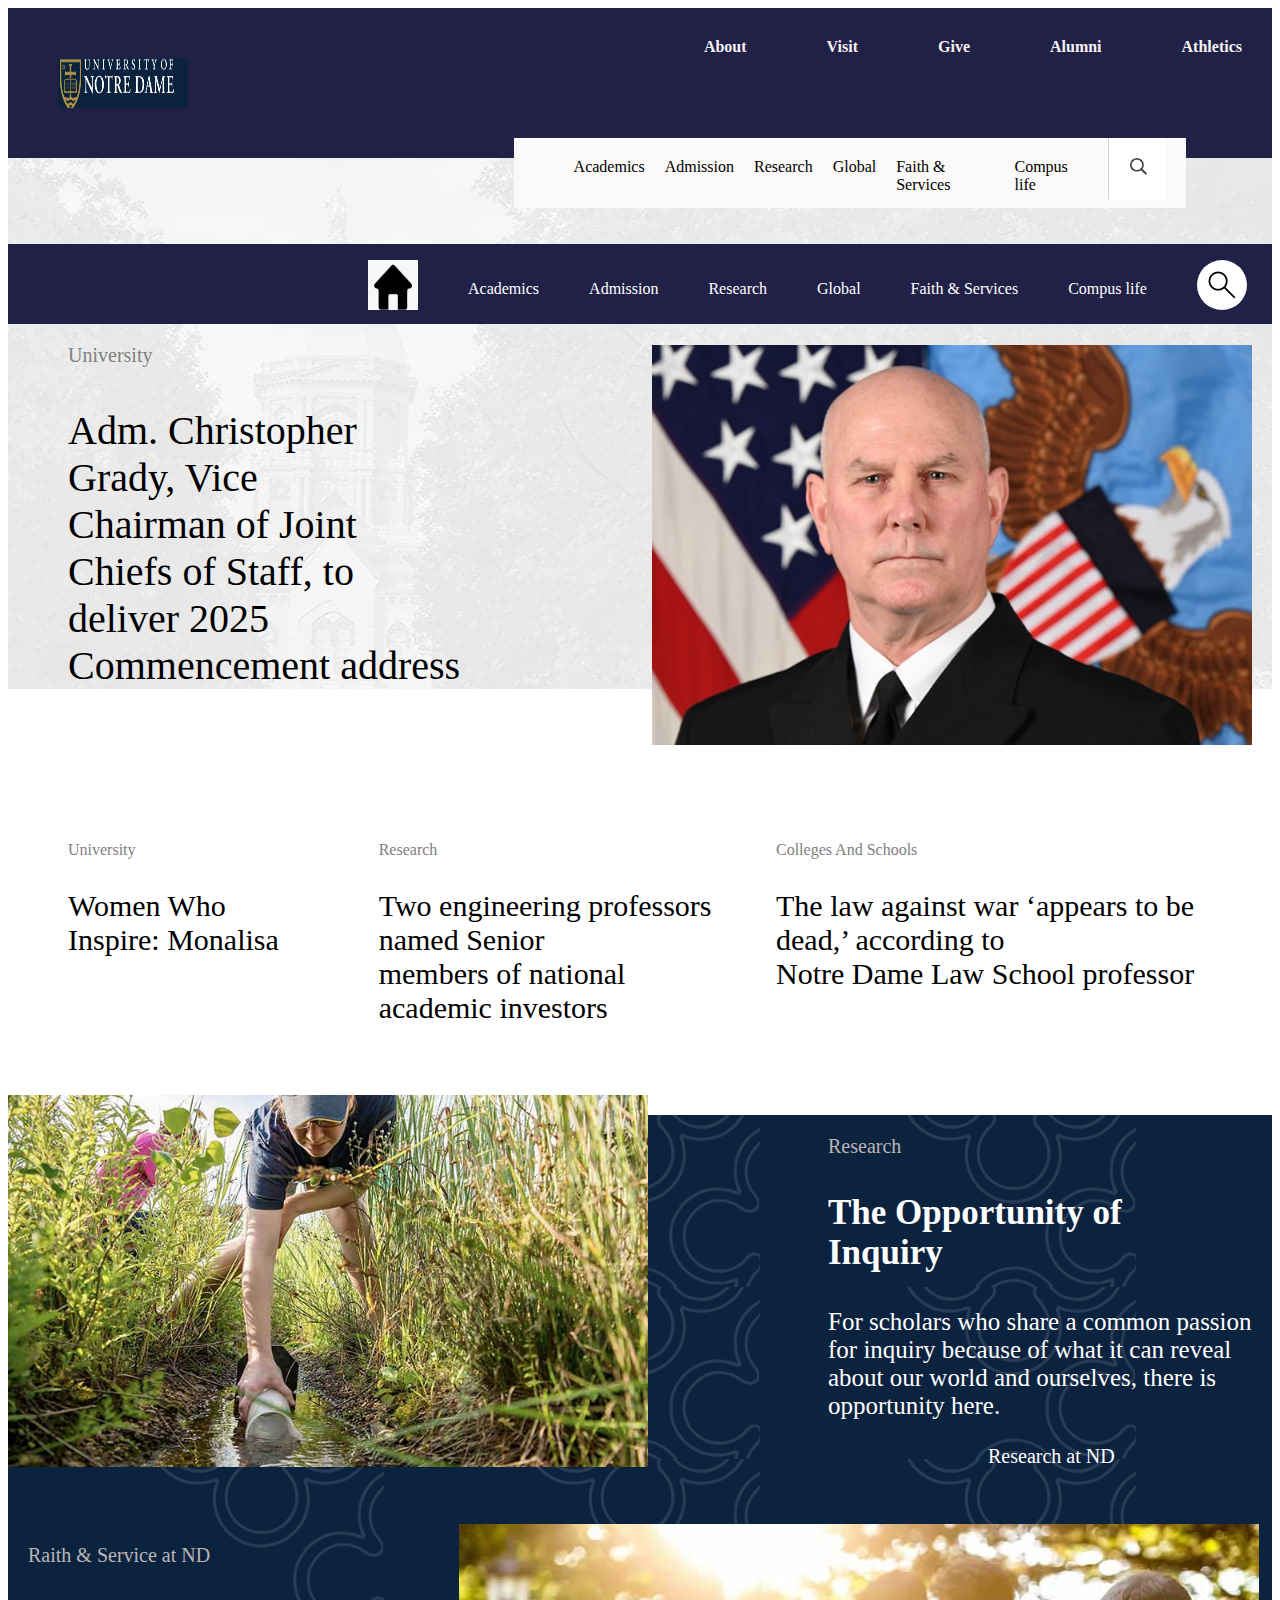
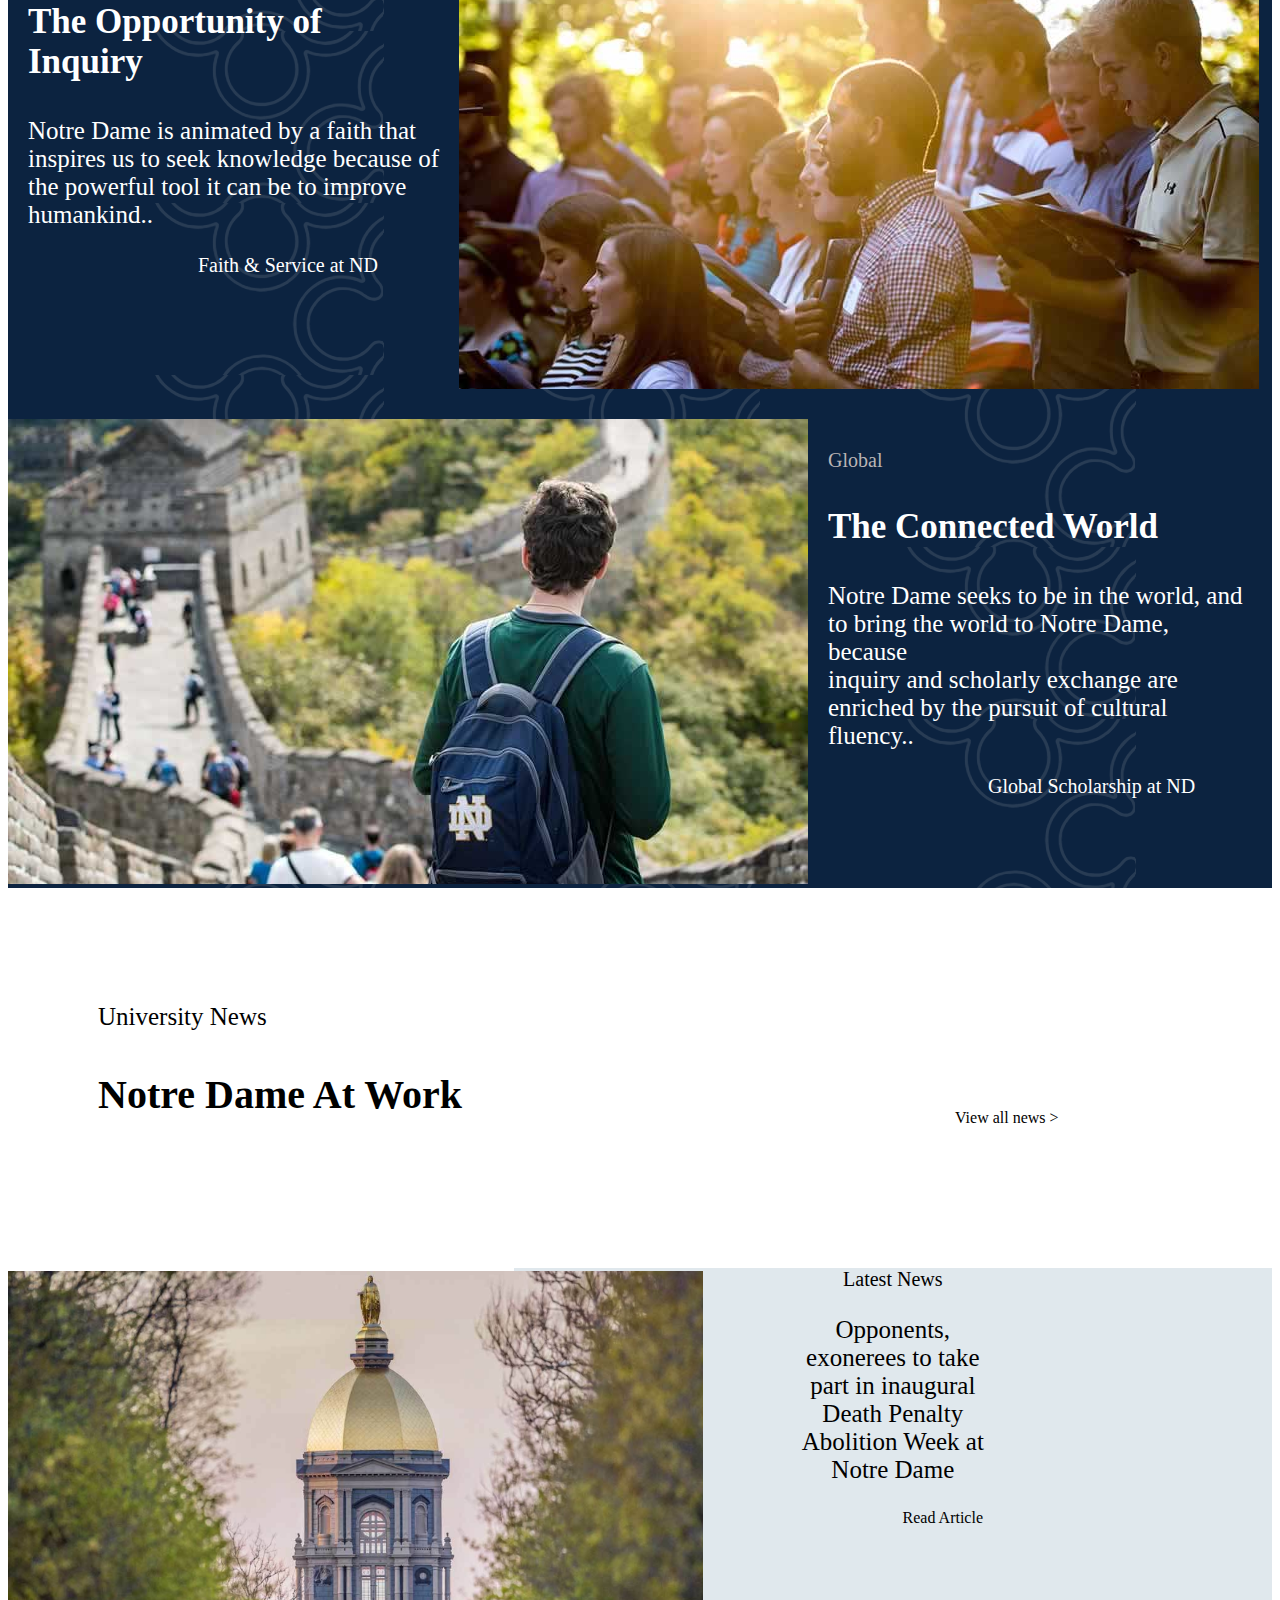
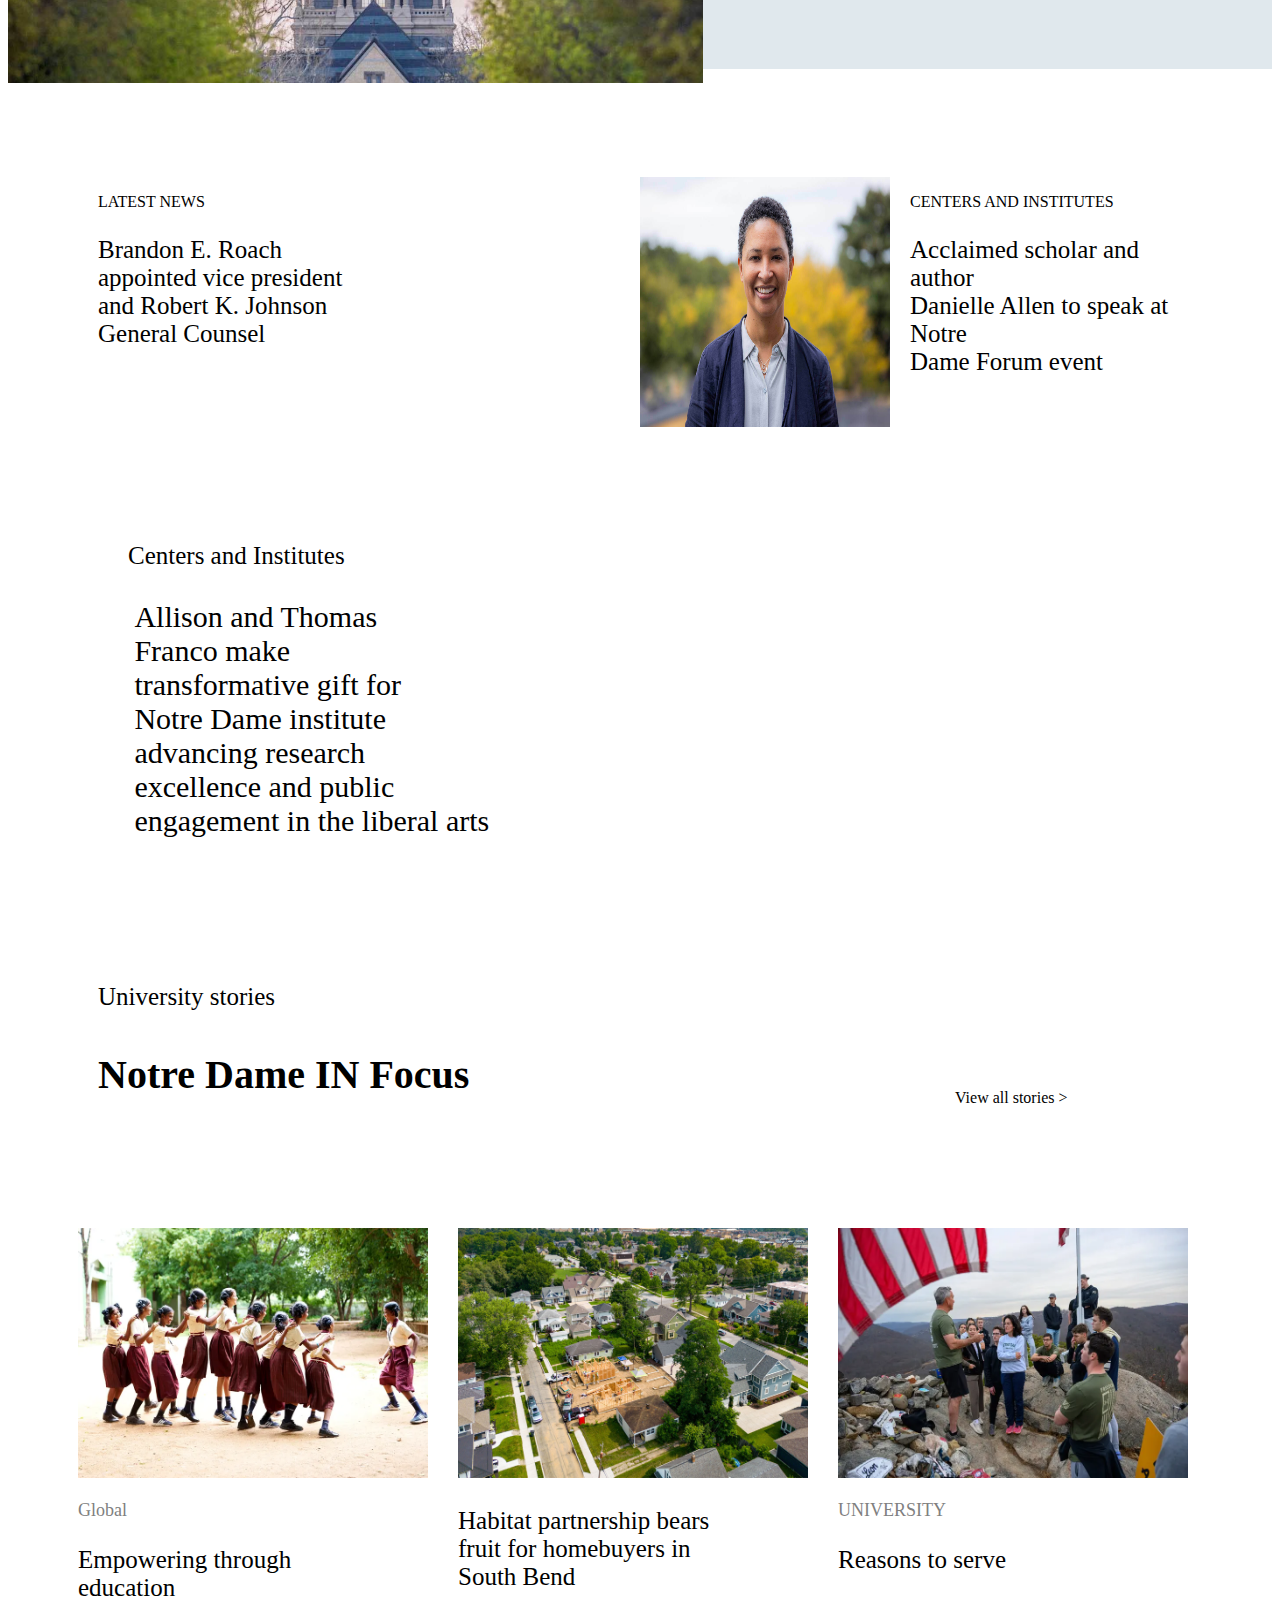
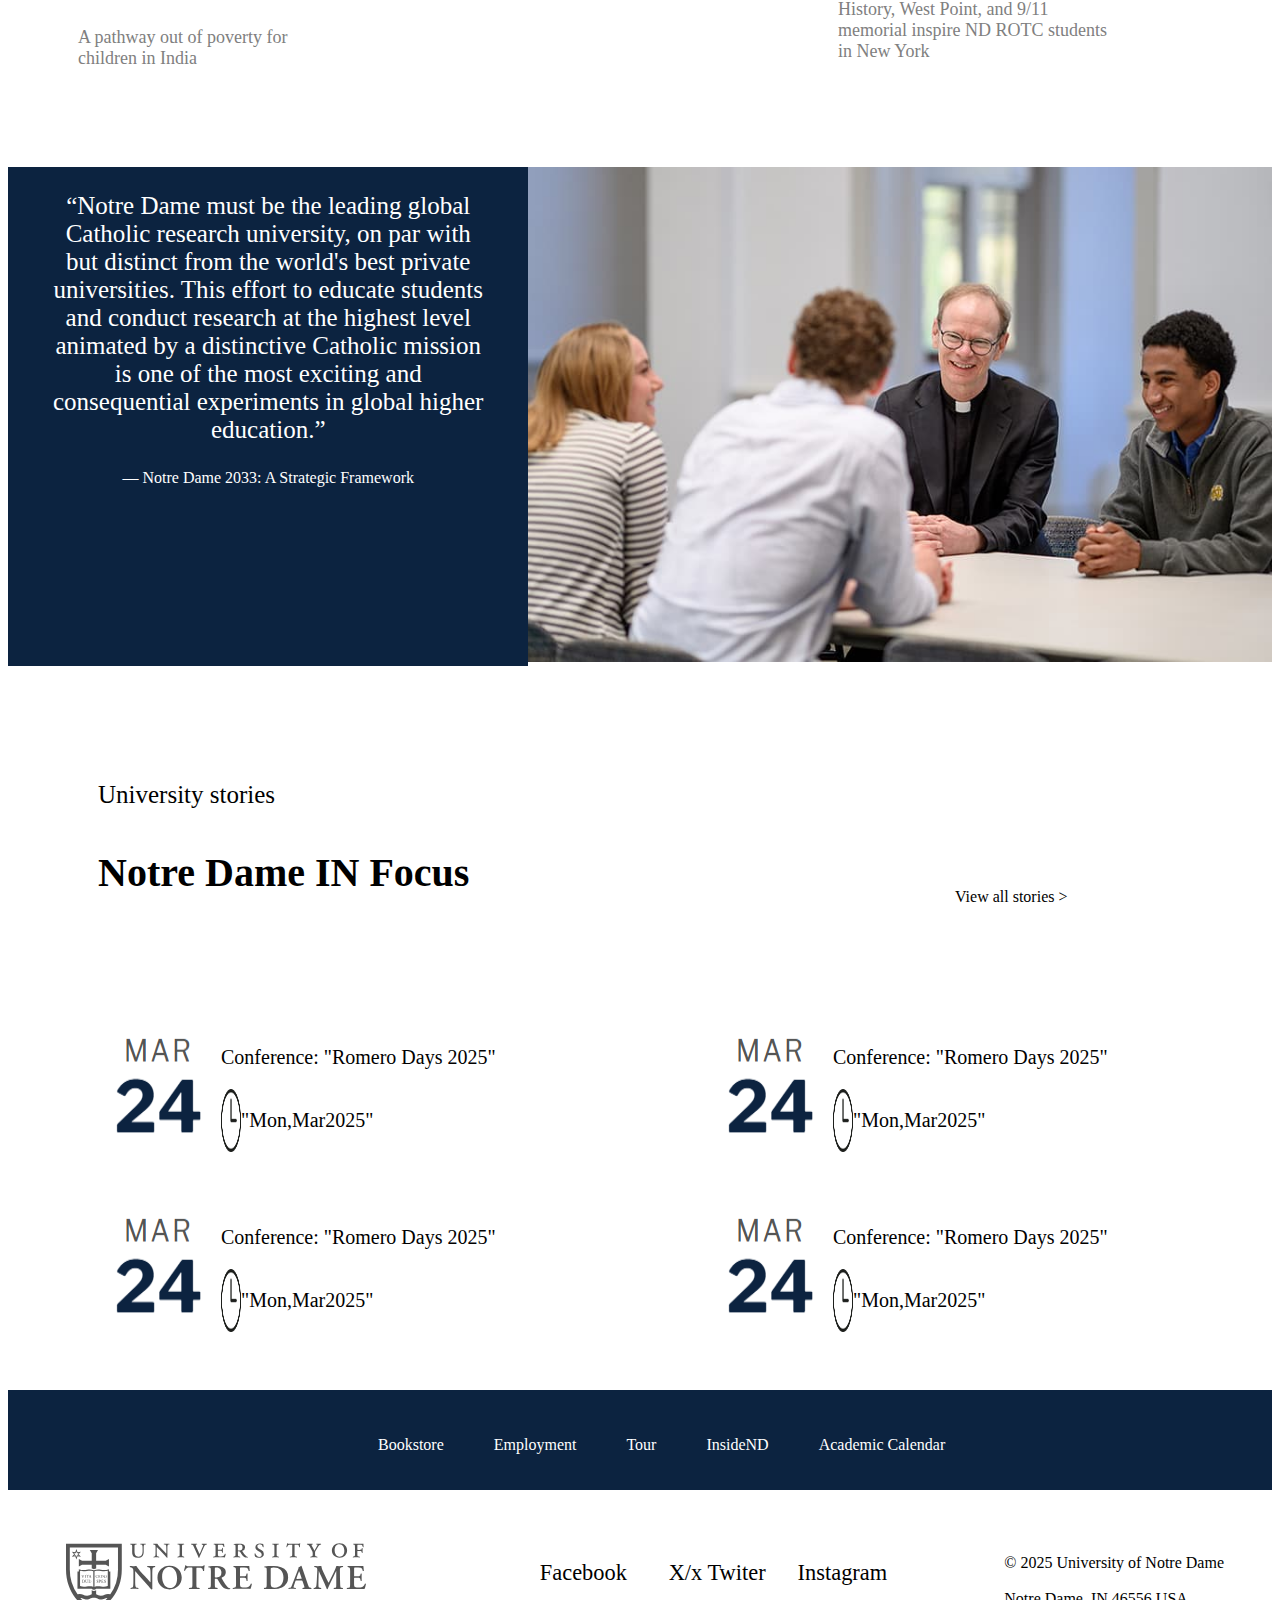
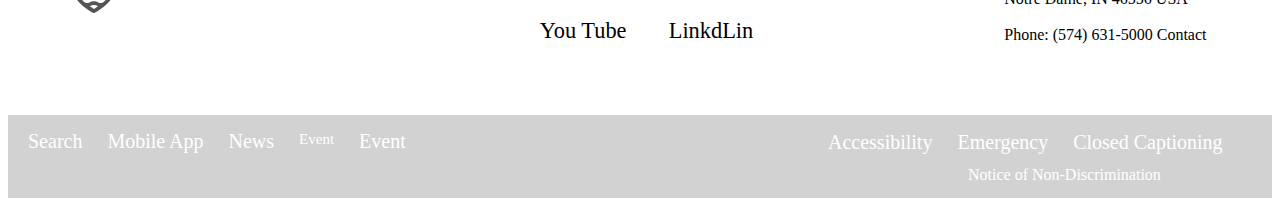
<file: index.html>
<!DOCTYPE html>
<html lang="en">
<head>
    <meta charset="UTF-8">
    <meta name="viewport" content="width=device-width, initial-scale=1.0">
    <title>MY_new website</title>
    <link rel="stylesheet" href="index.css">

    
</head>
<body>
    
    <div class="background">

        <div class="bgcolor1">
            <div>
                <img src="pic1.png" alt="" class="img1">

                </div>

            <ul class="field1">
                <li class="over2">About</li>
                <li class="over2">Visit</li>
                <li class="over2">Give</li>
                <li class="over2">Alumni</li>
                <li class="over2">Athletics</li>
                
            </ul>
        </div>

        <div class="field4">
            <ul class="field5">
                <li class="over">Academics</li>
                <li class="over">Admission</li>
                <li class="over">Research</li>
                <li class="over">Global</li>
                <LI class="over" >Faith & Services</LI>
                <li class="over">Compus life</li>
                <img src="pic4.png" alt="" class="img3 over">
            </ul>


        </div>
           <br><br>
        <div class="field2">
            <ul class="field3">
                <img src="pic3.png" alt="" class="img2">
                <li class="over23">Academics</li>
                <li class="over23">Admission</li>
                <li class="over23">Research</li>
                <li class="over23">Global</li>
                <LI class="over23">Faith & Services</LI>
                <li class="over23">Compus life</li>
                <img src="picq.png" alt="" class="img3 over23" style="width:50px; border-radius: 100%;">
            </ul>


        </div>


        <div class="step2">
            <div class="stylep">

                <p class="fontp1">University</p>

                <p class="fontp2">Adm. Christopher <br> Grady,
                     Vice  <br>Chairman of Joint <br>Chiefs of Staff, to <br> deliver 2025 <br>
                     Commencement address
                </p>

            </div>

        </div>


    </div>

    
    <div class="cloneimg">

        <img src="feature-800.webp" alt=""  class="styleimg">

    </div>



    <div class="step3">
        

        <div>
              <!-- <img src="monalisa_800.jpg.jpeg" alt="" class="width_img"> -->
               <p class="step3font">University</p>
              <p class="step3font1"> Women Who Inspire: Monalisa</p>  
        </div>

        <div>
            <p class="step3font">Research</p>
           <p class="step3font1">   Two engineering professors named Senior <br> members of national academic investors</p>  
     </div>

        <div>
            <p class="step3font">Colleges And Schools</p>
           <p class="step3font1"> The law against war ‘appears to be dead,’ according to <br> Notre Dame Law School professor</p>  
     </div>

    </div>




    

    <div class="step4">

        <div class="new_class1">

            <div class="old_class">
            

                <img src="pillar-research-800.jpg.jpeg" alt="" style="width: 80%;" >
            </div>

            <div class="new_class">
                <p class="step4_font1">Research</p>
                <p class="step4_font2">The Opportunity of <br> Inquiry</p>
                <p class="step4_font3">For scholars who share a common passion  <br>
                    for inquiry because of what it can reveal  <br> 
                    about our world and ourselves, there is  <br>
                    opportunity here.
                    <p class="step4_font4 mouseover">Research at  ND</p>
                </p>   
            </div>

        </div><br><br>

        <div class="new_class1">

            <div class="new_class">
                <p class="step4_font11">Raith & Service at ND</p>
                <p class="step4_font22">The Opportunity of <br> Inquiry</p>
                <p class="step4_font33">Notre Dame is animated by a faith that  <br>
                    inspires us to seek knowledge because of  <br> 
                    the powerful tool it can be to improve <br>
                    humankind..
                    <p class="step4_font44 mouseover">Faith & Service at ND </p>
                </p>   
            </div>

            <div>
            

                <img src="pillar-faith-800.jpg.jpeg" >
            </div>

        </div><br><br>
        

        <div class="new_class1">

            <div class="old_class1">
            

                <img src="pillar-global-800.jpg.jpeg" style="margin-top: 30px;" >
            </div>

            <div class="new_class">
                <p class="step4_font1">Global</p>
                <p class="step4_font2">The Connected World </p>
                <p class="step4_font3">Notre Dame seeks to be in the world, and  <br>
                    to bring the world to Notre Dame, because  <br> 
                    inquiry and scholarly exchange are  <br>
                    enriched by the pursuit of cultural fluency..
                    <p class="step4_font4  mouseover">Global Scholarship at ND </p>
                </p>   
            </div>

        </div>

    </div>



     
    <div class="step6">
        <div>
            <p class="f2">University News</p>
            <p class="f1">Notre Dame At Work</p>
            
        </div>

        <p class="view_all mouseover4">View all news > </p>
    </div>





    <div class="step5">

        
        <div class="bgtext">
            
            <p class="ff1i">Latest News</p>

           <p class="ff2i">   Opponents, <br> exonerees to take <br>
                part in inaugural <br>
                Death Penalty <br>
                Abolition Week at <br>
                Notre Dame
            </p>

            <p class="ff3i mouseover"> Read Article </p>
            <br><br><br><br><br><br><br>
        </div>

        <div>
            <img src="pic6.png" alt="" class="imgstylebbi">
        </div>
        
    </div>





    <div class="mediumdrid">

        <div class="mouseover1">
            <p>LATEST NEWS</p>
            <P class="font">Brandon E. Roach   <br>appointed vice president <br> and Robert K. Johnson  <br>General Counsel
            </P>
        </div>

        <div class="flex12 mouseover1">

            <img src="danielle_allen_photo_credit_melissa_blackall_primaryhr_1200.jpg.jpeg" alt="" class="pic45">

            <div>
                <p>CENTERS AND INSTITUTES</p>
                <p class="font">Acclaimed scholar and author  <br>Danielle Allen to speak at Notre <br> Dame Forum event</p>
            </div>


        </div>
    </div>


    <div class="mouseover2">
        <p class="some">Centers and Institutes</p>
        <p class="font1 ">Allison and Thomas  <br>Franco make  <br>transformative gift for  <br>Notre Dame 
        institute <br> advancing research <br> excellence and public <br> engagement in the liberal arts</p>
    </div>


    <div class="step6">
        <div>
            <p class="f2">University stories</p>
            <p class="f1">Notre Dame IN Focus</p>
            
        </div>

        <p class="view_all mouseover4">View all stories > </p>
    </div>



    <div class="stepcare1">

        <div class="mouseover2">
            <img src="2025-sampoorna-800.webp" alt="" class="imgcare">

            <p class="fontcare1">Global</p>

            <p class="fontcare">Empowering through  <br>education</p>
              <p class="fontcare1">A pathway out of poverty for  <br>children in India</p>  
        </div>

        <div class="mouseover2">
            <img src="2025-habitat-800.jpg.jpeg" alt="" class="imgcare">

            <p class="fontcare1"></p>
              

            <p class="fontcare">Habitat partnership bears <br>fruit for homebuyers in
                 <br>South Bend</p>
               
        </div>
        
  

        <div class="mouseover2">
            <img src="2024-reasons-to-serve-800.webp" alt="" class="imgcare">

            <p class="fontcare1">UNIVERSITY</p>

            <p class="fontcare">Reasons to serve</p>
              <p class="fontcare1">History, West Point, and 9/11  <br>memorial inspire ND ROTC students <br>
                in New York </p>  
        </div>
    </div>


    <div class="step51">

        
        <div class="bgtext1">
            
            

           <p class="ff222">  “Notre Dame must be the leading global <br>
            Catholic research university, on par with <br>but distinct 
            from the world's best private <br> universities. This effort
             to educate students  <br>and conduct research at the highest 
             level  <br>animated by a distinctive Catholic mission <br> is one 
             of the most exciting and  <br>consequential experiments in global higher  <br>education.”


            </p>

            <p class="ff333"> — Notre Dame 2033: A Strategic Framework </p>
            
        </div>

        <div class="imghey">
            <img src="dowd-students-800.jpg.jpeg" alt="" style="width: 100%;">
        </div>
        
    </div>


    <div class="step6">
        <div>
            <p class="f2">University stories</p>
            <p class="f1">Notre Dame IN Focus</p>
            
        </div>

        <p class="view_all mouseover4">View all stories > </p>
    </div>





    <div class="moneys">

        <div class="money3">
            <img src="pic8.png" alt="">
            <div  class="mouseover4">
                <p class="money1">Conference: "Romero Days 2025"</p>
                <div style="display: inline-flex;">
                    <img src="pic9.png" alt="" width="20px">
                    <p class="money">"Mon,Mar2025"</p>
                    
                </div>
            </div>

        </div>

        <div class="money3">
            <img src="pic8.png" alt="">
            <div  class="mouseover4">
                <p class="money1">Conference: "Romero Days 2025"</p>
                <div style="display: inline-flex;">
                    <img src="pic9.png" alt="" width="20px">
                    <p class="money">"Mon,Mar2025"</p>
                    
                </div>
            </div>

        </div>

        <div class="money3">
            <img src="pic8.png" alt="">
            <div  class="mouseover4">
                <p class="money1">Conference: "Romero Days 2025"</p>
                <div style="display: inline-flex;">
                    <img src="pic9.png" alt="" width="20px">
                    <p class="money">"Mon,Mar2025"</p>
                    
                </div>
            </div>

        </div>

        <div class="money3">
            <img src="pic8.png" alt="">
            <div  class="mouseover4">
                <p class="money1">Conference: "Romero Days 2025"</p>
                <div style="display: inline-flex;">
                    <img src="pic9.png" alt="" width="20px">
                    <p class="money">"Mon,Mar2025"</p>
                    
                </div>
            </div>

        </div>

    </div><br><br><br>



    
    <div class="field2i">
        <ul class="field3i">
            <li class="mouserover5">Bookstore</li>
            <li class="mouserover5" >Employment</li>
            <li class="mouserover5">Tour</li>
            <li class="mouserover5">InsideND</li>
            <li class="mouserover5">Academic Calendar</li>
            
        </ul>


    </div>
      


    <div class="noback">
        <div class="nobackpic">
            <img src="pic10.png" alt="">
        </div>

        <div class="nobackcnt">
            <ul>
                <li>Facebook</li>
                <li>X/x Twiter</li>
                <li>Instagram</li>
                <li>You Tube</li>
                <li>LinkdLin</li>

            </ul>

        </div>
        <div class="phnes">
            <p>© 2025 University of Notre Dame <br><br>

                Notre Dame, IN 46556 USA <br><br>

                Phone: (574) 631-5000

                Contact

            </p>
        </div>

    </div>


    <div >
            <div class="background" ></div>
            <div class="navbar" style="background-color:#D2D2D2;">
                    <ul class="navlink">
        
                        <li ><a href="#" style="font-size: 20px;">Search</a></li>
                        <li><a href="#" style="font-size: 20px;">Mobile App</a></li>
                        <li><a href="#" style="font-size: 20px;">News </a></li>
                        <li><a href="#" style="font-size: 20p0x;">Event</a></li>
                        <li><a href="#" style="font-size: 20px;">Event</a></li>
                    </ul>
        
            </div> 
        </div>
    
    
            <div class="background">
                <div class="navbar" style="background-color: #D2D2D2">
                    <ul class="navlink" style="margin-left: 50rem; margin-top: -5rem;">
    
                        <li ><a href="#" style="font-size: 20px;">Accessibility</a></li>
                        <li><a href="#" style="font-size: 20px;">Emergency</a></li>
                        <li><a href="#" style="font-size: 20px;">Closed Captioning </a></li>
    
    
                    </ul>
    
                </div> 
                <p style="margin-left: 60rem; margin-top: -2rem; color: white;">Notice of Non-Discrimination</p>
                </div>
            </div>



     




</body>
</html>
</file>
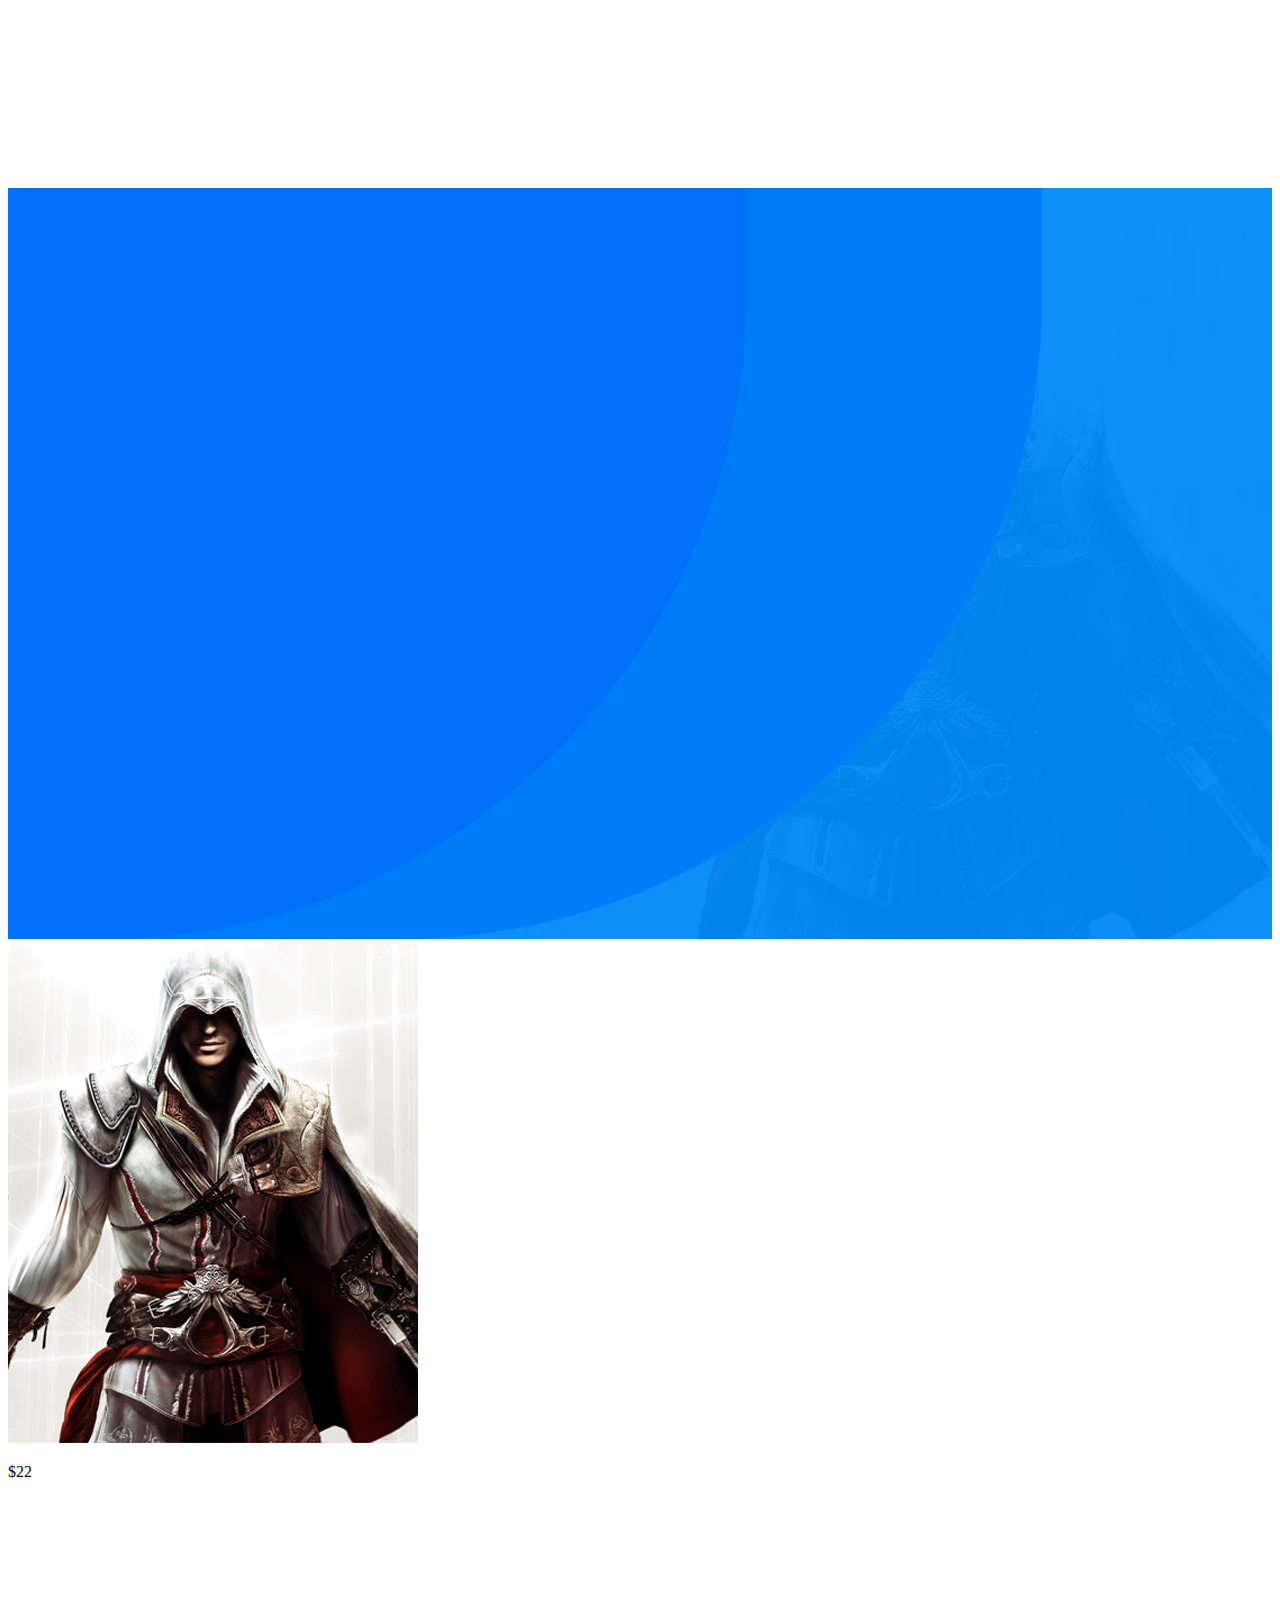
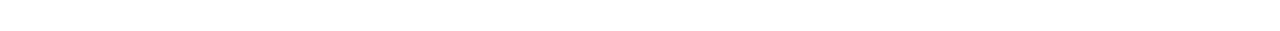
<file: Css-cloning/cloning2.html>
<!DOCTYPE html>
<html lang="en">
<head>
    <meta charset="UTF-8">
    <meta name="viewport" content="width=device-width, initial-scale=1.0">
    <title>Document</title>
    <style>
.field1{
background-color: blue;
justify-content: space-between;
display: inline-flex;



}
    </style>
    
</head>
<body>
    

    <br><br><br><br><br><br><br><br><br><br>
    <img src="banner-bg.jpg.jpeg" alt="" width="100%">
        
        
        <div class="field4">
    
    <div>
            
     </div>
    
     <div>
        <img src="banner-image.jpg.jpeg" alt="" class="picfont">
        <p class="pfont">$22</p>
    </div>
    
                
        </div>
    
    
    
       
        <br><br><br><br><br><br><br>
    
</div>

</body>
</html>
</file>
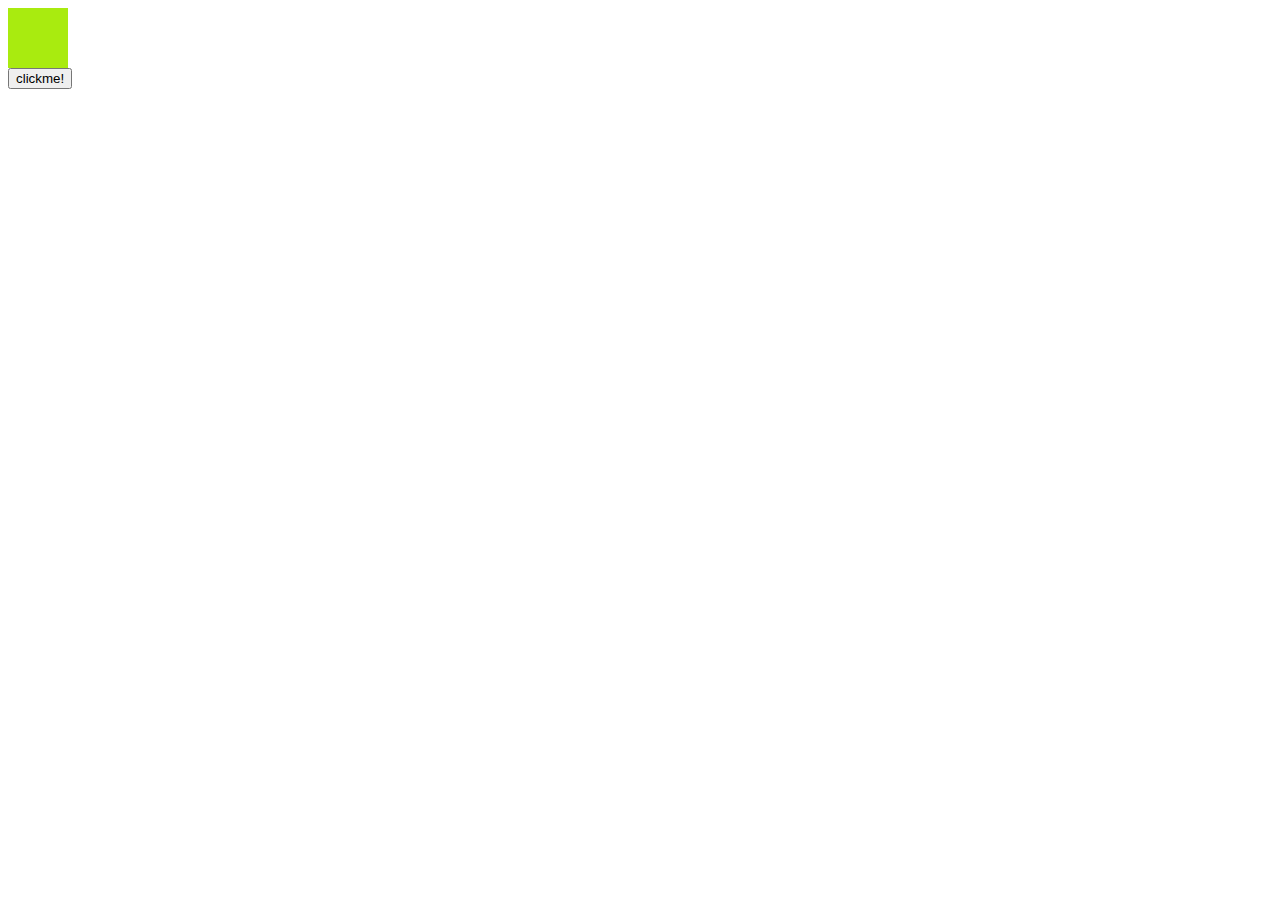
<file: Css-cloning/project9.html>
<!DOCTYPE html>
<html>

<head>

<style>

#animation{
height: 60px;
width: 60px;
display: absolute;
background-color: rgb(169, 235, 15);
top: 50px;
left: 50px;}







</style>

</head>

<body>
  
<div id="animation">

</div>

<button type="button" onclick="start()">clickme!</button>


<script>

let box = document.getElementById("animation");
let positionX = 0;
let positionY =0;
let direction = "right";
function start(){
    if(direction === "right"){
        positionX +=5;
        if(positionX >= 350){
        direction = "doun";}
    }
else if (direction === "doun"){
    positionY +=5;
    if(positionY >=350){
        direction = "left"; } 
}

else if (direction === "left"){
    positionX  -=5;
    if(positionX <= 50){
        direction = "up"; }
}
else if( direction === "up"){
    positionY -=5;
    if(positionY <= 50){
        direction = "right"; }
   

}
animation.style.left = position + "px";
animation.style.top = position + "px";
requestAnimationFrame(start);
}

start();
</script>
</body>
</html>
</file>
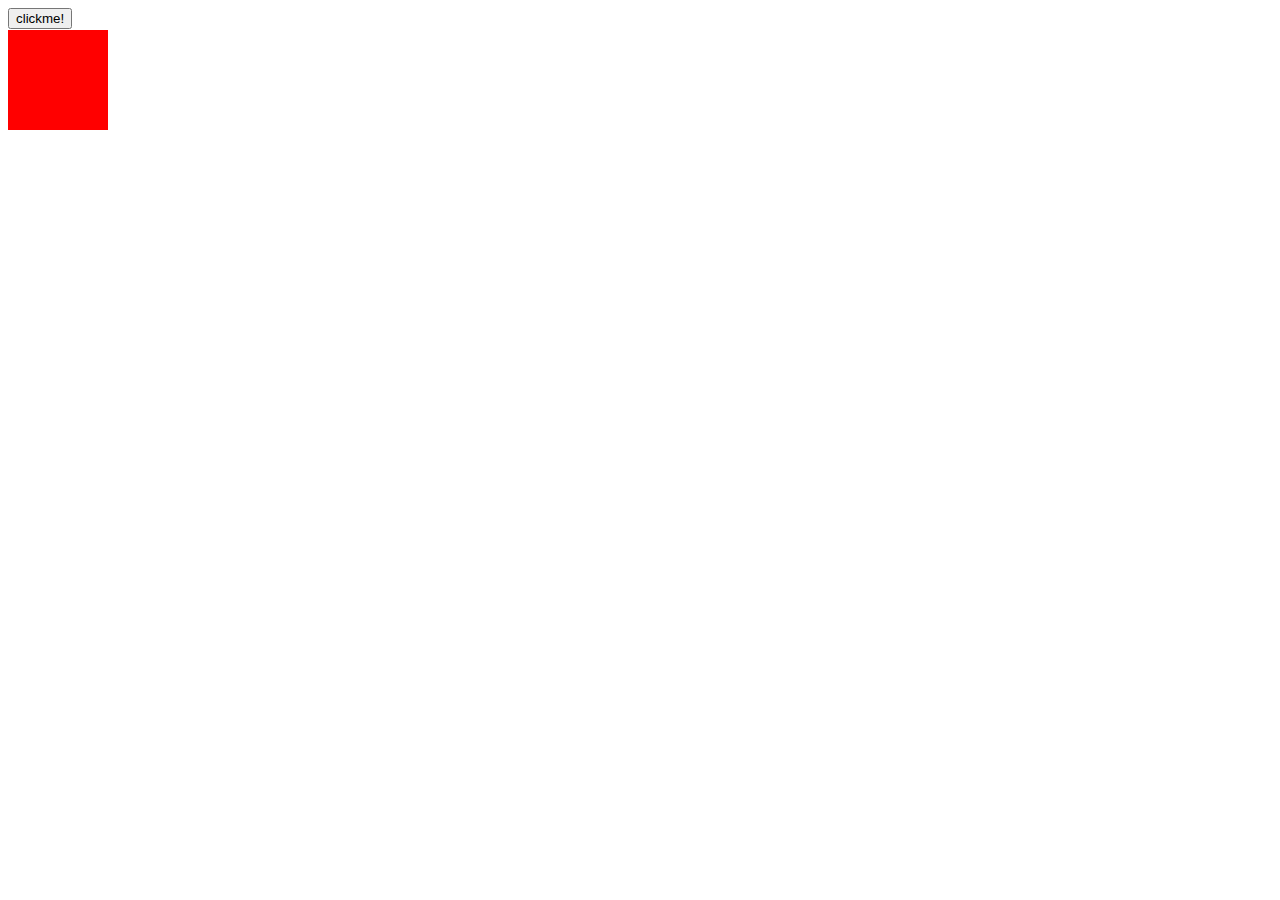
<file: Css-cloning/resume.html>
<!DOCTYPE html>
<html lang="en">
<head>
    <meta charset="UTF-8">
    <meta name="viewport" content="width=device-width, initial-scale=1.0">

    <title>Document</title>
    <style>

#didier{
    height: 100px;
    width: 100px;
    top: 30px;
    bottom: 30px;
    background-color: red;
    position: absolute;
}

    </style>
</head>
<body>

    <div id="didier"></div>
    <button onclick="myBox">clickme!</button>



    <script>
let box = document.getElementById('didier');
let positionX = 0;
let positionY = 0;
let direction = "right"

function myBox(){
    if(direction === "right"){
        positionX +=5;
        if(positionX >=300){direction = "down";}
    }else if(direction === "down"){
        positionY +=5;
        if(positionY >=300){direction = "left";}
    }else if(direction === "left"){
        positionX -=5;
        if(positionX <= 70){direction = up;}
    }else if(direction ===  "up"){
        positionY -=5;
        if(positionY <= 70){direction = "right"}
    }
    box.style.left = position + "px";
    box.style.bottom = position + "px";
    requestAnimationFrame(myBox);
}



    </script>
    
</body>
</html>
</file>
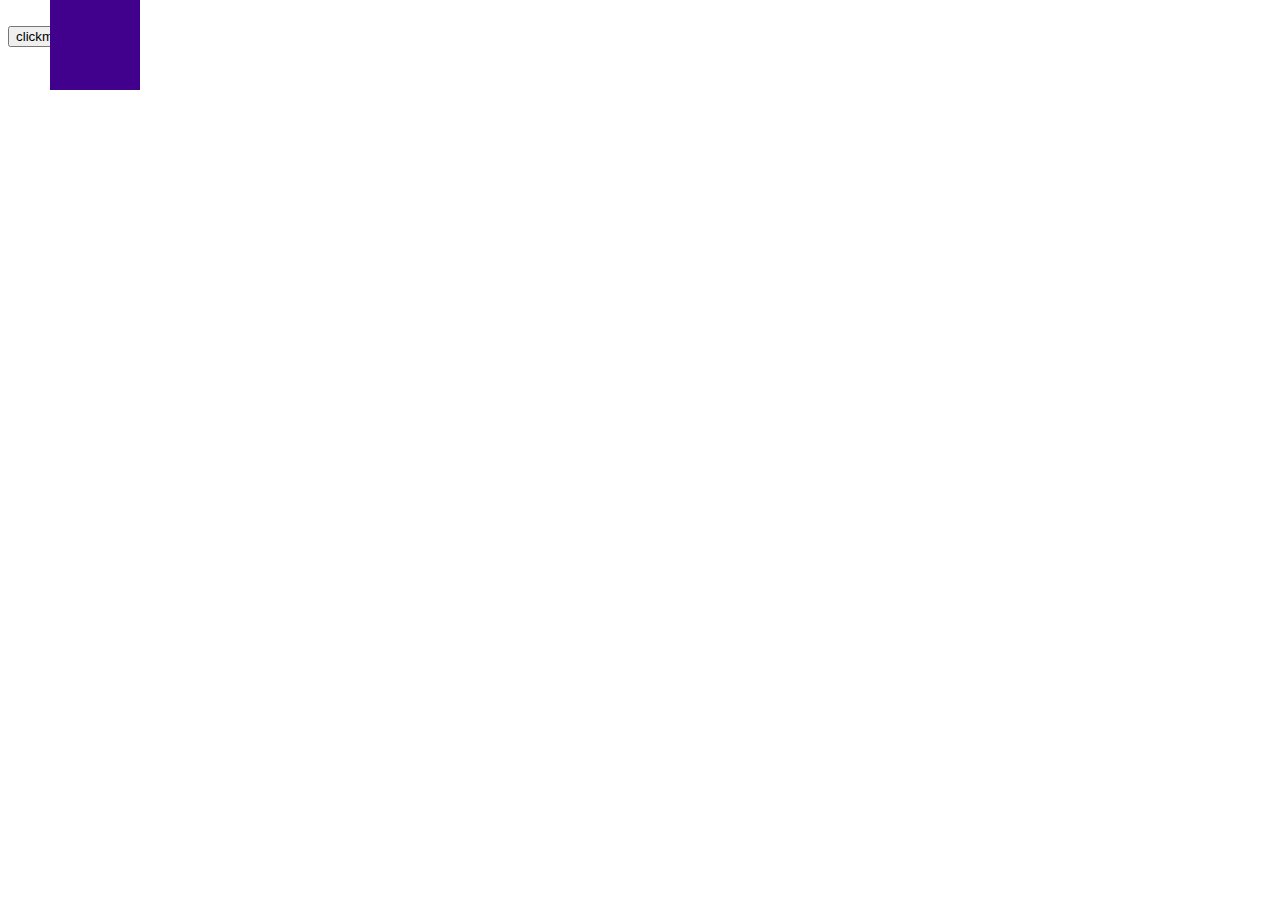
<file: Css-cloning/simple.html>
<!DOCTYPE html>
<html lang="en">
<head>
    <meta charset="UTF-8">
    <meta name="viewport" content="width=device-width, initial-scale=1.0">

    <title>ssss</title>
    <style>

        #box{
            height: 90px;
            width: 90px;
            top: 0px;
            left: 50px;
            background-color: rgb(66, 1, 141);
            position: absolute;
        
        }
    </style>
</head> 
<body>
    <div id="box"></div> <br>
    <button  onclick="startAnimation()">clickme!</button>


    <script>
let box = document.getElementById("box");
let positionX = 0;
let positionY = 0;
let direction = "right";

function startAnimation(){
    if(direction === "right"){
        positionX +=5;
        if(positionX >=350){direction = "down";}
    }else if(direction === "down"){
        positionY +=5;
    if(positionY >=350){direction = "left";}
}else if(direction === "left"){
    positionX -=5;
    if(positionX <=50){direction = "up";}
}else if(direction === "up"){
    positionY -=5;
    if(positionY <=50){direction = "right"}
}box.style.left = positionX + "px";
box.style.top = positionY + "px";
requestAnimationFrame(startAnimation);
}


    </script>

</body>
</html>
</file>
<file: index.css>
.bgcolor1{
    background-color: rgb(33, 33, 72);
}
.img1{

    justify-content: space-between;
     display: flex; 
     width: 130px;
     height: 50px;
     padding: 50px;
     

}
.field1{
    float: right;
    display: inline-flex;
    gap: 80px;
    color: rgb(246, 242, 242);
    margin-top: -120px;
    margin-right: 30px;
    list-style:none ;
    font-weight: bold;
}
.field2{
    background-color:rgb(33, 33, 72);  /* this is for box will be over riden*/
    padding: 20px;
    height: 40px;
    /* position: sticky;
    top: 30px; */
     position: sticky;
    top: 0; /* Adjust this to control when it becomes fixed */
    z-index: 1000; 



}
.field3{
    display: inline-flex;/* this is for box will be over riden*/
    gap: 50px;
    color: white;
    list-style: none;
    margin-left: 300px;
}
.img2{
    width: 50px;
    height: 50px;
    background-image: none; /* this is for box will be over riden*/
    margin-top: -20px;
    
    
}
.field4{
    background-color:rgb(252, 249, 249);
    padding: 20px;
    width: 50%;
    margin-left: 40%;
    height: 30px;
    margin-top: -20px;
    box-shadow: rgb(240, 239, 239);
    

  


}
.field5{
    display: inline-flex;
    gap: 20px;
    color: black;
    list-style: none;
    margin-left: 0px;
    margin-top: -20px;
   
    
}

.img3{
   
    height: 30px;
    background-image: none;
    height: 5%;
    width: 10%;
    margin-top: -20px;
}
.background{
background-image: url(feature-bg-1600.jpg.jpeg);

}
.step2{
padding-left: 60px;

}
.fontp1{
    font-size: 20px;
    color: grey;
    

}
.fontp2{
    font-size: 40px;
   

}

.styleimg{
padding: 20px;
    float: right;
    margin-top: -32%;
    height: 400px;
    width: auto;
    
    
 
}
.step3{
padding:60px;
display: inline-flex;
gap: 60px;

                            /*this is for 3th step*/

}
.step3font{
    color: grey;
}
.step3font1{
    font-size: 30px;
}
.width_img{
    width: 200px;

}

.step4{
background-image: url(pic5.png);

}
.step4_font1{
    font-size: 20px;
    color: rgb(186, 181, 181);
    margin-right: 20px;
    
}
.step4_font2{
    font-size: 35px;
    color: white;
    margin-right: 20px;
    font-weight: bold;
    
    
}
.step4_font3{
    font-size: 25px;
    color: white;
    margin-right: 20px;
    
}
.step4_font4{

    font-size: 20px;
    color: white;
    margin-left: 160px;
    
    
}

.old_class{

    
    margin-top: -20px;
    
    
}
.new_class1{
    display: flex;
    gap: 20px;
}






.step4_font11{
    font-size: 20px;
    color: rgb(186, 181, 181);
    margin-left: 20px;
    
}
.step4_font22{
    font-size: 35px;
    color: white;
    margin-left: 20px;
    font-weight: bold;
    
    
}
.step4_font33{
    font-size: 25px;
    color: white;
    margin-left: 20px;
    
}
.step4_font44{

    font-size: 20px;
    color: white;
    margin-left: 190px;
    
    
}

.new_class1{
    display: flex;
    gap: 20px;
}




.step4_font1{
    font-size: 20px;
    color: rgb(186, 181, 181);
    margin-right: 20px;
    
}
.step4_font2{
    font-size: 35px;
    color: white;
    margin-right: 20px;
    font-weight: bold;
    
    
}
.step4_font3{
    font-size: 25px;
    color: white;
    margin-right: 20px;
    
}
.step4_font4{

    font-size: 20px;
    color: white;
    margin-left: 160px;
    
    
}

 .old_class1{

    
    margin-top: -40px;
    height: auto;
    
    
    
} 
.new_class1{
    display: flex;
    gap: 20px;
}

.mouseover:hover{

    background-color: rgb(61, 61, 215);
   padding: 1rem;
   border-radius: 5px;
}

.step6{
display: grid;
grid-template-columns: repeat(2,1fr);
gap: 30px;
padding: 90px;

}
.view_all{
    margin-left: 300px;
    margin-top: 25%;
}
.f1{
    font-size: 40px;
    font-weight: bold;
    font-family: 'Times New Roman', Times, serif;
}
.f2{
    font-size: 25px;
}

.bgtext{
    background-color: rgb(224, 232, 237);
    margin-left: 40%;
    text-align: center;
    
}

.ff1i{
    font-size: 20px;
    
    
    
}
.ff2i{

    font-size: 25px;
}

.ff3i{
    margin-left: 100px;
}
.imgstylebbi{

    width: 55%;
     margin-top: -60%;
     height: 16%;
}

.pic45{
    width: 250px;
    height: 250px;
}
.flex12{

    display: flex;
    gap: 20px;
}
.mediumdrid{

    display: grid;
    grid-template-columns: repeat(2,1fr);
    padding: 90px;
}
.font{
    font-size: 25px;
}

.mouseover1:hover{
    padding: 30px;
    background-color: rgb(224, 232, 237);
}
.mouseover2:hover{
    padding: 30px;
    background-color: rgb(224, 232, 237);
    width: 30%;
}
.font1{
    font-size: 30px;
    margin-left: 10%;
}
.some{
    margin-left: 120px;
    font-size: 25px;
}
.imgcare{
    width: 350px;
    height: 250px;
}
.fontcare{
    font-size: 25px;
}
.fontcare1{
    font-size: 18px;
    color: grey;
}
.stepcare1{
    display: flex;
    gap: 30px;
    margin-left: 70px;
   
}


.ff111{
    font-size: 20px;
    
    
    
}
.ff222{

    font-size: 25px;
}

.ff333{
    
}
.imgstylebb {

    width: 30%;
     height: 16%;
}
.bgtext1{
    background-color: #0C2340;
    text-align: center;
    width: 70%;
    color: white;
    
}
.step51{
    display: flex;
    padding-top: 80px;
    
    
   
}
.imghey{
    width: 100%;
  
    
}
.money{
    font-size: 20px;
}
.money1{
    font-size: 20px;
}
.money3{
    display: flex;
}
.moneys{
    display: grid;
    grid-template-columns: repeat(2,2fr);
    gap: 50px;
    margin-left: 90px;
}
.nextone{
    background-color:#0c2340;
    padding: 30px;
    margin-left: 30%;
    
    
    
}
.nextones{
    gap: 80px;
    display: flex;
    list-style: none;
    color: white;
    font-size: 20px;
    
}

.field2i{
    background-color:#0C2340; /* this is for box will be over riden*/
    padding: 30px;
    height: 40px;
    position: sticky;
    top: 30px;


}
.field3i{
    display: inline-flex;/* this is for box will be over riden*/
    gap: 50px;
    color: white;
    list-style: none;
    margin-left: 300px;
    font-size: 16px;
   
}


.book11{
    background-color: #0C2340;
}
.book11 ul{
    display: flex;
    gap: 3rem;
    color: white;
    list-style: none;
    padding: 3rem;
    margin-left: 14rem;
    
}
.book11 ul li:hover{
    background-color:#143865;
    padding:0.6rem;
    border-radius:10px;

}
.noback{
    display: flex;
    justify-content: space-between;
    padding: 3rem;
}
.nobackcnt ul{
    display: grid;
    grid-template-columns: 1fr 1fr 1fr;
    gap: 2rem;
    list-style: none;
    font-size:1.4rem;
}
.nobackcnt ul li:hover{
    background-color: #E1E8F2;
    padding: 6px;
    border-radius: 10px;
}


.navbar{
    display: flex;
    justify-content: space-between;
    align-items: center;
    padding: 15px 20px;
    background-color: #1e1e3c;
    color: #fff;
}
.navlink{
    display: flex;
    gap: 25px;
    margin: 0;
    padding: 0;
    list-style: none;
}
.navlink li a{
    text-decoration: none;
    color: #fff;
    font-size: 15px;
}
.navlink a:hover{
    color: #f8f7f7da;
    background-color: rgb(35, 37, 47);
    padding: 5px;
}

.over:hover{

    background-color: #E1E8F2;
    padding: 1px;
    border-radius: 5px;
}
.divss{
    width: 20px;
    background-color: goldenrod;
}
.over2:hover{
    
    background-color: #143865;
    padding: 1px;
    border-radius: 1px;
    width: 70px;
    height: 30px;
}

.over23:hover{
    
    background-color: #143865;
    padding: 1px;
    border-radius: 1px;
    width: 70px;
    height: 40px;
    margin-top: -30px;
}
.mouseover4:hover{

    background-color:#E1E8F2;
   padding: 1rem;
   border-radius: 5px;
}

.mouserover5:hover{

    background-color:#143865;
   
    border-radius: 5px;
    width: 100px;
    height: 40px;
    text-align: center;
    
}
</file>
